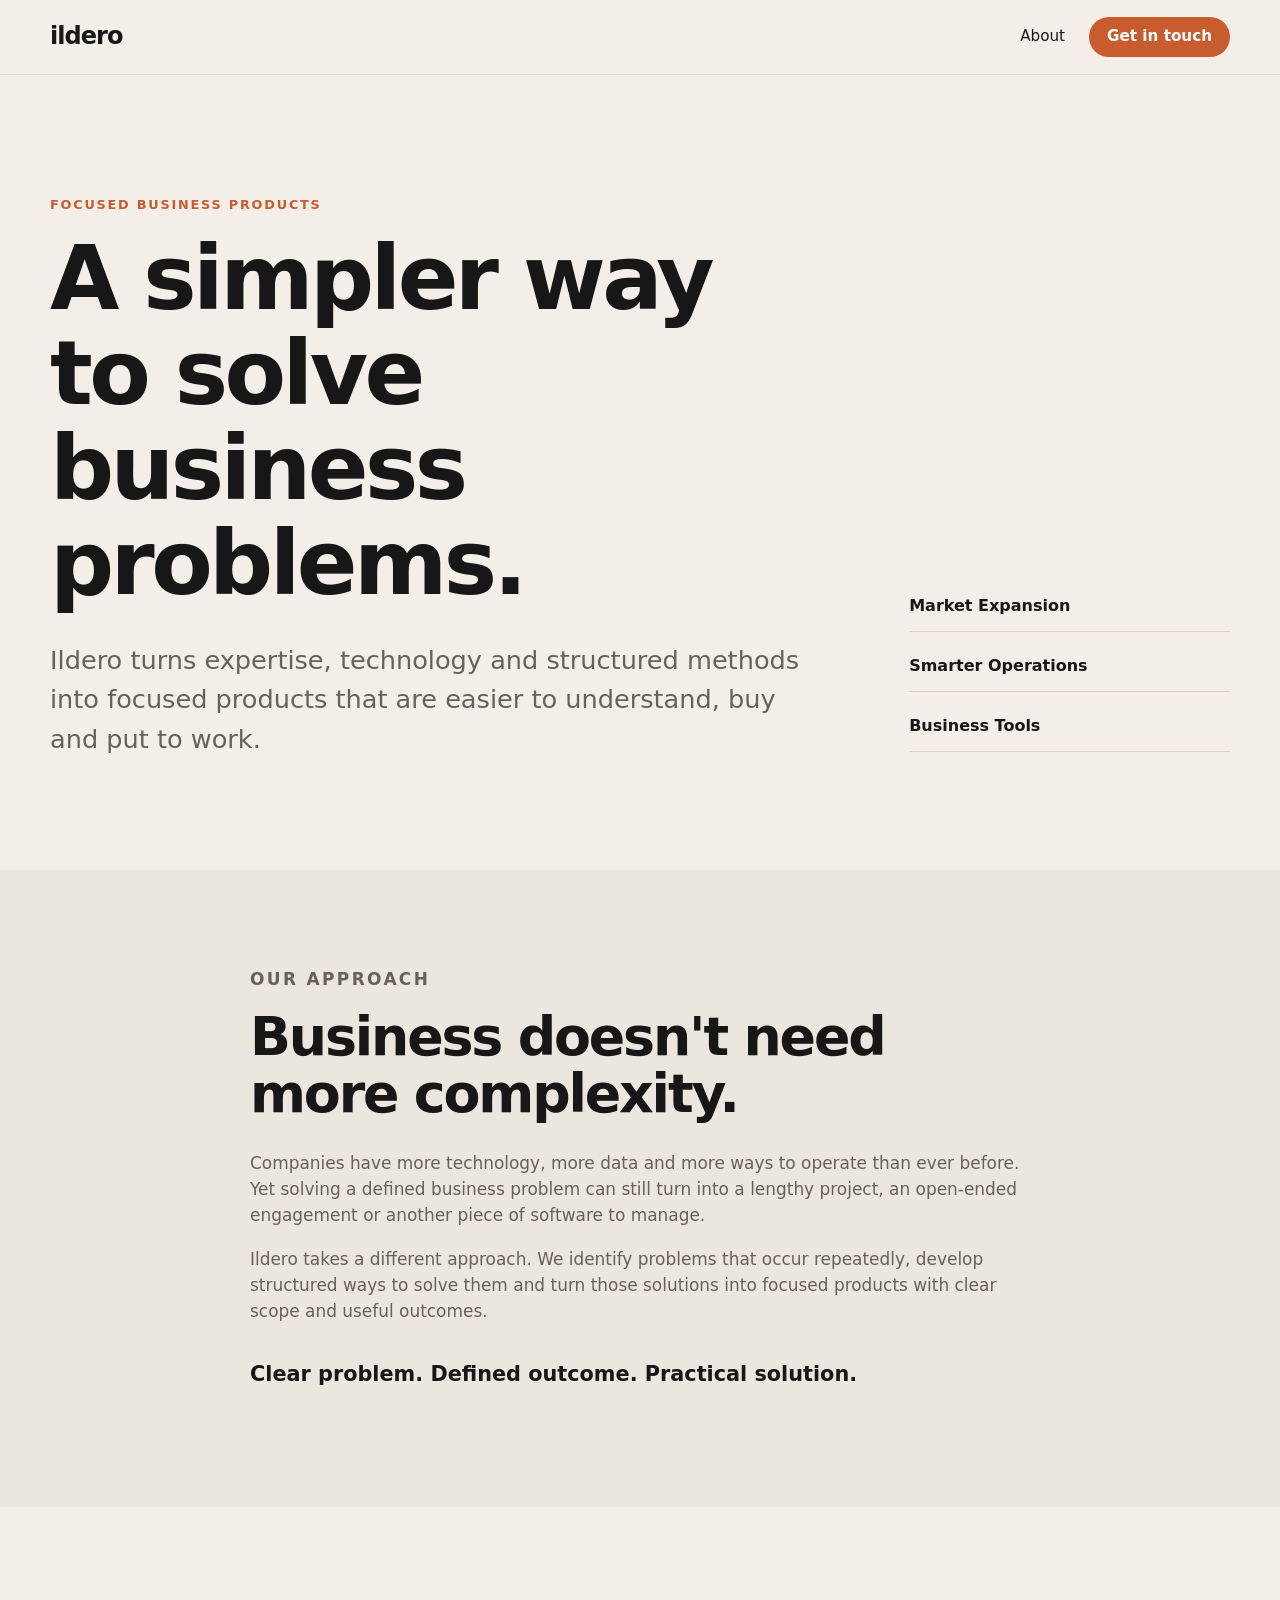
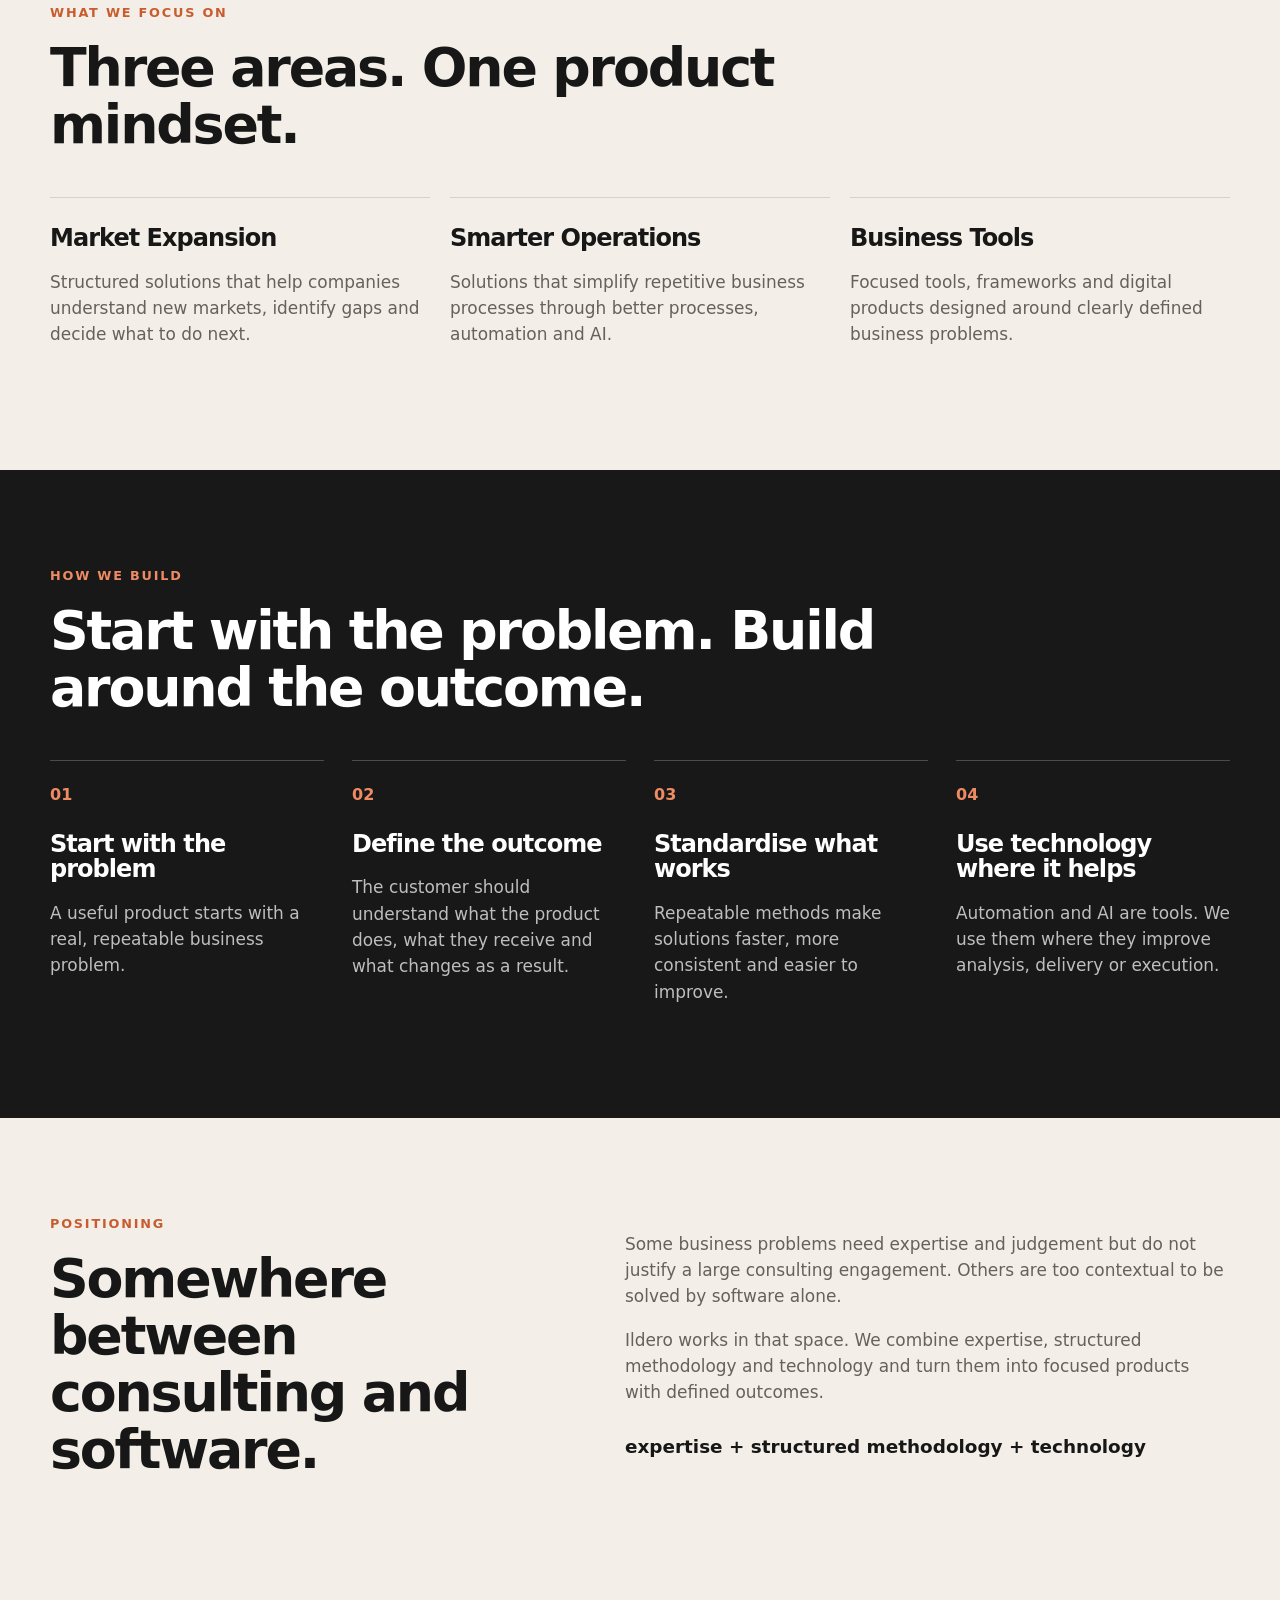
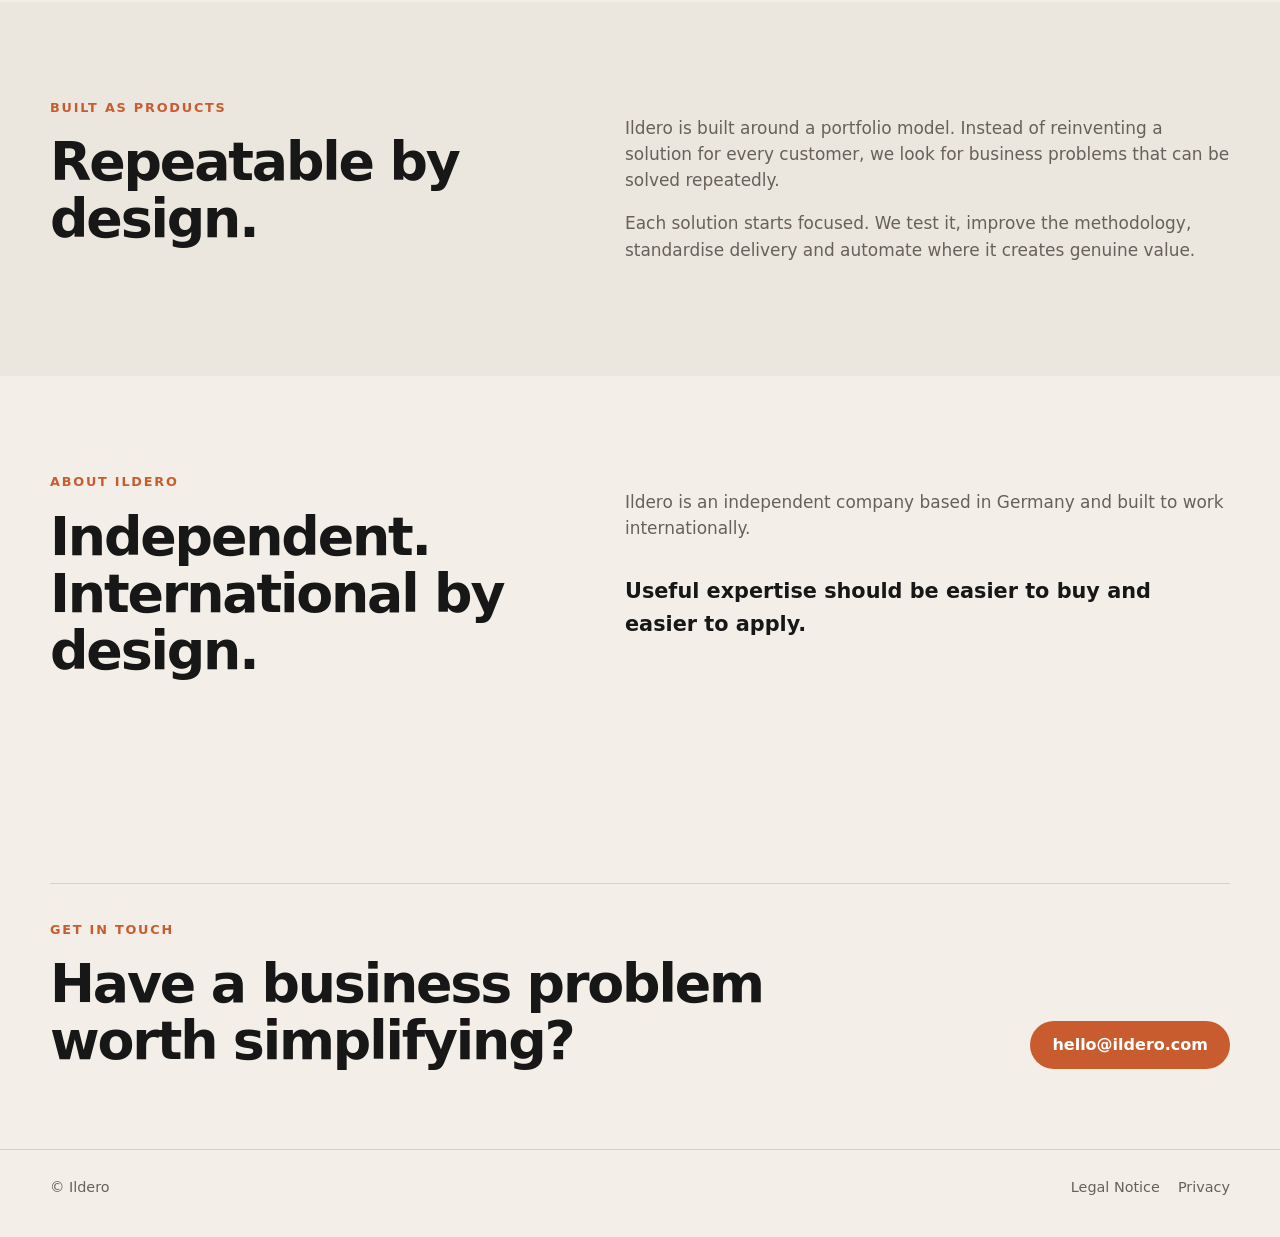
<file: index.html>
<!doctype html>
<html lang="en">
<head>
  <meta charset="utf-8">
  <meta name="viewport" content="width=device-width, initial-scale=1">
  <title>Ildero — A simpler way to solve business problems</title>
  <meta name="description" content="Ildero turns expertise, technology and structured methods into focused products that are easier to understand, buy and put to work.">
  <link rel="stylesheet" href="styles.css">
</head>
<body>
  <header class="site-header">
    <div class="container nav-wrap">
      <a class="wordmark" href="#top" aria-label="Ildero home">ildero</a>
      <nav class="nav" aria-label="Primary navigation">
        <a href="#about">About</a>
        <a class="button button-small" href="mailto:hello@ildero.com">Get in touch</a>
      </nav>
    </div>
  </header>

  <main id="top">
    <section class="hero section">
      <div class="container hero-grid">
        <div>
          <p class="eyebrow">Focused business products</p>
          <h1>A simpler way to solve business problems.</h1>
          <p class="lead">Ildero turns expertise, technology and structured methods into focused products that are easier to understand, buy and put to work.</p>
        </div>
        <div class="hero-aside" aria-label="Ildero focus areas">
          <span>Market Expansion</span>
          <span>Smarter Operations</span>
          <span>Business Tools</span>
        </div>
      </div>
    </section>

    <section class="section section-muted">
      <div class="container narrow">
        <p class="eyebrow">Our approach</p>
        <h2>Business doesn't need more complexity.</h2>
        <p>Companies have more technology, more data and more ways to operate than ever before. Yet solving a defined business problem can still turn into a lengthy project, an open-ended engagement or another piece of software to manage.</p>
        <p>Ildero takes a different approach. We identify problems that occur repeatedly, develop structured ways to solve them and turn those solutions into focused products with clear scope and useful outcomes.</p>
        <p class="statement">Clear problem. Defined outcome. Practical solution.</p>
      </div>
    </section>

    <section class="section" id="focus">
      <div class="container">
        <div class="section-head">
          <p class="eyebrow">What we focus on</p>
          <h2>Three areas. One product mindset.</h2>
        </div>
        <div class="card-grid">
          <article class="card">
            <h3>Market Expansion</h3>
            <p>Structured solutions that help companies understand new markets, identify gaps and decide what to do next.</p>
          </article>
          <article class="card">
            <h3>Smarter Operations</h3>
            <p>Solutions that simplify repetitive business processes through better processes, automation and AI.</p>
          </article>
          <article class="card">
            <h3>Business Tools</h3>
            <p>Focused tools, frameworks and digital products designed around clearly defined business problems.</p>
          </article>
        </div>
      </div>
    </section>

    <section class="section section-dark">
      <div class="container">
        <div class="section-head light">
          <p class="eyebrow">How we build</p>
          <h2>Start with the problem. Build around the outcome.</h2>
        </div>
        <div class="steps-grid">
          <div class="step"><span>01</span><h3>Start with the problem</h3><p>A useful product starts with a real, repeatable business problem.</p></div>
          <div class="step"><span>02</span><h3>Define the outcome</h3><p>The customer should understand what the product does, what they receive and what changes as a result.</p></div>
          <div class="step"><span>03</span><h3>Standardise what works</h3><p>Repeatable methods make solutions faster, more consistent and easier to improve.</p></div>
          <div class="step"><span>04</span><h3>Use technology where it helps</h3><p>Automation and AI are tools. We use them where they improve analysis, delivery or execution.</p></div>
        </div>
      </div>
    </section>

    <section class="section">
      <div class="container split-grid">
        <div>
          <p class="eyebrow">Positioning</p>
          <h2>Somewhere between consulting and software.</h2>
        </div>
        <div class="prose">
          <p>Some business problems need expertise and judgement but do not justify a large consulting engagement. Others are too contextual to be solved by software alone.</p>
          <p>Ildero works in that space. We combine expertise, structured methodology and technology and turn them into focused products with defined outcomes.</p>
          <p class="formula">expertise + structured methodology + technology</p>
        </div>
      </div>
    </section>

    <section class="section section-muted">
      <div class="container split-grid">
        <div>
          <p class="eyebrow">Built as products</p>
          <h2>Repeatable by design.</h2>
        </div>
        <div class="prose">
          <p>Ildero is built around a portfolio model. Instead of reinventing a solution for every customer, we look for business problems that can be solved repeatedly.</p>
          <p>Each solution starts focused. We test it, improve the methodology, standardise delivery and automate where it creates genuine value.</p>
        </div>
      </div>
    </section>

    <section class="section" id="about">
      <div class="container split-grid">
        <div>
          <p class="eyebrow">About Ildero</p>
          <h2>Independent. International by design.</h2>
        </div>
        <div class="prose">
          <p>Ildero is an independent company based in Germany and built to work internationally.</p>
          <p class="statement">Useful expertise should be easier to buy and easier to apply.</p>
        </div>
      </div>
    </section>

    <section class="section cta-section">
      <div class="container cta-wrap">
        <div>
          <p class="eyebrow">Get in touch</p>
          <h2>Have a business problem worth simplifying?</h2>
        </div>
        <a class="button" href="mailto:hello@ildero.com">hello@ildero.com</a>
      </div>
    </section>
  </main>

  <footer class="site-footer">
    <div class="container footer-wrap">
      <span>© Ildero</span>
      <div class="footer-links">
        <a href="/legal/">Legal Notice</a>
        <a href="/privacy/">Privacy</a>
      </div>
    </div>
  </footer>
</body>
</html>
</file>
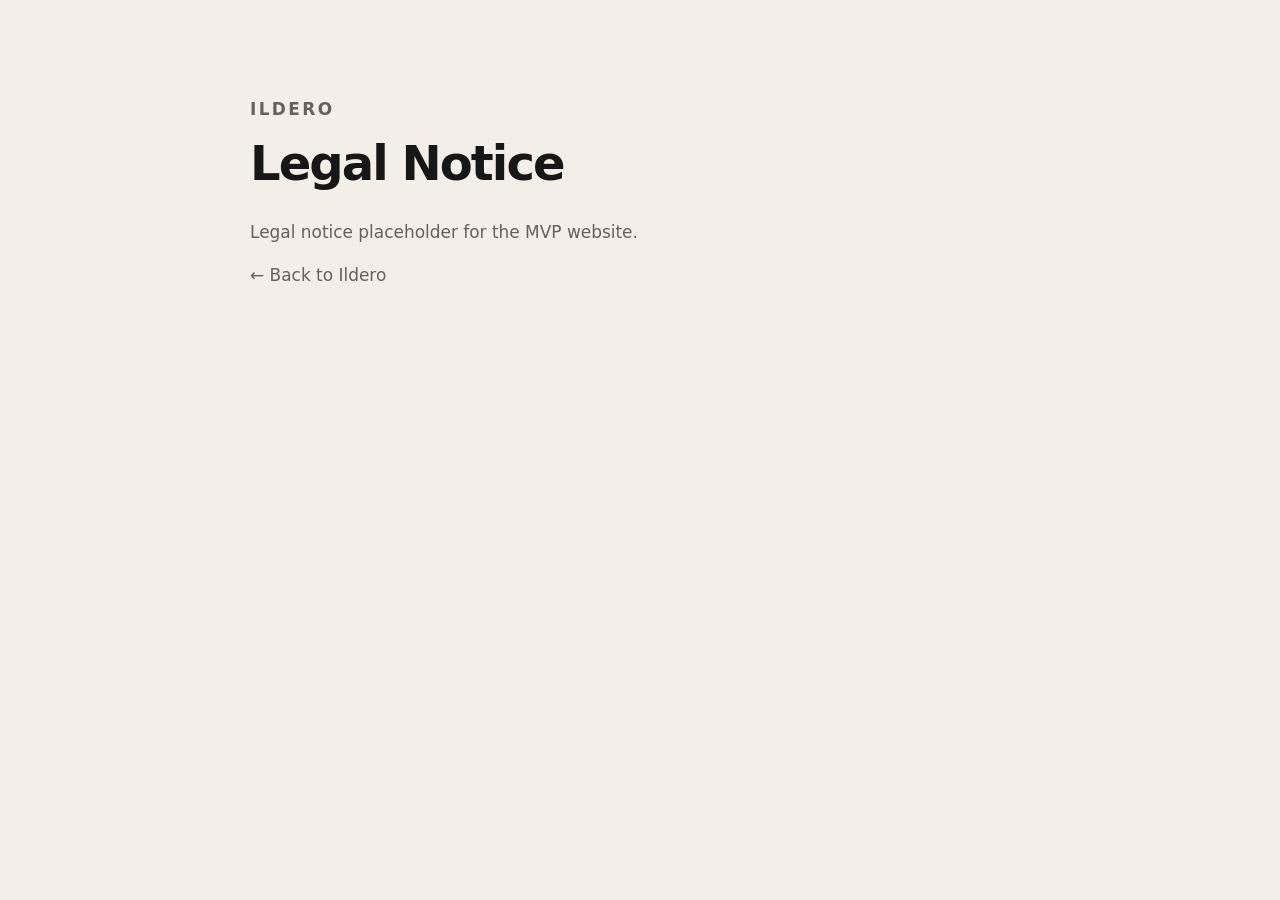
<file: legal/index.html>
<!doctype html><html lang="en"><head><meta charset="utf-8"><meta name="viewport" content="width=device-width,initial-scale=1"><title>Legal Notice — Ildero</title><link rel="stylesheet" href="../styles.css"></head><body><main class="section"><div class="container narrow"><p class="eyebrow">Ildero</p><h1 style="font-size:3rem">Legal Notice</h1><p>Legal notice placeholder for the MVP website.</p><p><a href="/">← Back to Ildero</a></p></div></main></body></html>
</file>
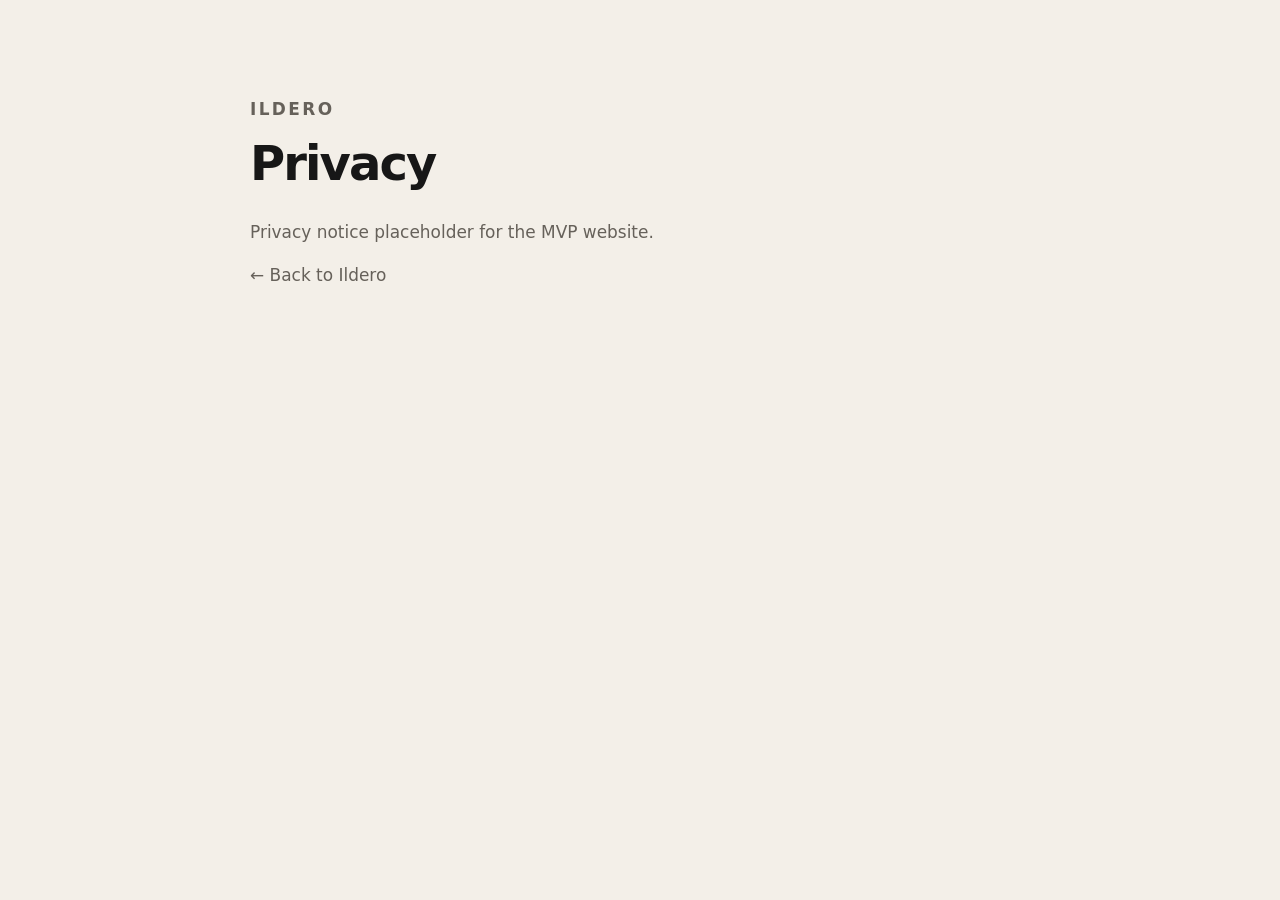
<file: privacy/index.html>
<!doctype html><html lang="en"><head><meta charset="utf-8"><meta name="viewport" content="width=device-width,initial-scale=1"><title>Privacy — Ildero</title><link rel="stylesheet" href="../styles.css"></head><body><main class="section"><div class="container narrow"><p class="eyebrow">Ildero</p><h1 style="font-size:3rem">Privacy</h1><p>Privacy notice placeholder for the MVP website.</p><p><a href="/">← Back to Ildero</a></p></div></main></body></html>
</file>
<file: styles.css>
:root {
  --bg: #f3efe8;
  --surface: #ebe6de;
  --text: #171717;
  --muted: #66615a;
  --line: #d8d1c7;
  --accent: #c85c2f;
  --dark: #181818;
  --white: #fff;
  --max: 1180px;
}

* { box-sizing: border-box; }
html { scroll-behavior: smooth; }
body {
  margin: 0;
  font-family: Inter, ui-sans-serif, system-ui, -apple-system, BlinkMacSystemFont, "Segoe UI", sans-serif;
  color: var(--text);
  background: var(--bg);
  line-height: 1.55;
  -webkit-font-smoothing: antialiased;
}

a { color: inherit; text-decoration: none; }
.container { width: min(calc(100% - 40px), var(--max)); margin: 0 auto; }
.narrow { max-width: 780px; }
.section { padding: 96px 0; }
.section-muted { background: var(--surface); }
.section-dark { background: var(--dark); color: var(--white); }

.site-header {
  position: sticky;
  top: 0;
  z-index: 20;
  background: color-mix(in srgb, var(--bg) 90%, transparent);
  backdrop-filter: blur(12px);
  border-bottom: 1px solid rgba(23,23,23,.08);
}
.nav-wrap { min-height: 74px; display: flex; align-items: center; justify-content: space-between; gap: 20px; }
.wordmark { font-weight: 800; font-size: 1.5rem; letter-spacing: -0.04em; }
.nav { display: flex; align-items: center; gap: 24px; font-size: .95rem; }

.button {
  display: inline-flex;
  align-items: center;
  justify-content: center;
  min-height: 48px;
  padding: 0 22px;
  background: var(--accent);
  color: #fff;
  border-radius: 999px;
  font-weight: 700;
  transition: transform .15s ease, opacity .15s ease;
}
.button:hover { transform: translateY(-1px); opacity: .94; }
.button-small { min-height: 40px; padding: 0 18px; }

.hero { padding-top: 120px; padding-bottom: 110px; }
.hero-grid { display: grid; grid-template-columns: minmax(0, 1.7fr) minmax(260px, .7fr); gap: 80px; align-items: end; }
.eyebrow { margin: 0 0 16px; font-size: .8rem; text-transform: uppercase; letter-spacing: .14em; font-weight: 800; color: var(--accent); }
h1, h2, h3 { margin-top: 0; line-height: 1.06; letter-spacing: -0.04em; }
h1 { font-size: clamp(3.2rem, 7vw, 6.8rem); max-width: 980px; margin-bottom: 30px; }
h2 { font-size: clamp(2.25rem, 4.2vw, 4.25rem); max-width: 900px; margin-bottom: 28px; }
h3 { font-size: 1.5rem; margin-bottom: 14px; }
.lead { max-width: 790px; font-size: clamp(1.2rem, 2vw, 1.6rem); color: var(--muted); margin: 0; }
.hero-aside { display: grid; gap: 10px; padding-bottom: 8px; font-weight: 700; }
.hero-aside span { padding: 12px 0; border-bottom: 1px solid var(--line); }

.section-head { margin-bottom: 44px; }
.section-head.light .eyebrow { color: #ef8b62; }
.card-grid { display: grid; grid-template-columns: repeat(3, 1fr); gap: 20px; }
.card { border-top: 1px solid var(--line); padding: 28px 0 10px; }
.card p, .prose p, .narrow p, .step p { color: var(--muted); font-size: 1.06rem; }
.statement { font-size: 1.3rem !important; font-weight: 700; color: var(--text) !important; margin-top: 34px; }

.steps-grid { display: grid; grid-template-columns: repeat(4, 1fr); gap: 28px; }
.step { border-top: 1px solid rgba(255,255,255,.22); padding-top: 22px; }
.step span { display: block; color: #ef8b62; margin-bottom: 24px; font-weight: 700; }
.step p { color: #bebebe; }

.split-grid { display: grid; grid-template-columns: .9fr 1.1fr; gap: 80px; align-items: start; }
.prose { max-width: 720px; }
.formula { margin-top: 28px; font-size: 1.15rem !important; font-weight: 800; color: var(--text) !important; }

.cta-section { padding-top: 80px; padding-bottom: 80px; }
.cta-wrap { border-top: 1px solid var(--line); padding-top: 36px; display: flex; align-items: end; justify-content: space-between; gap: 30px; }
.cta-wrap h2 { margin-bottom: 0; max-width: 760px; }

.site-footer { border-top: 1px solid var(--line); padding: 26px 0 38px; font-size: .9rem; color: var(--muted); }
.footer-wrap { display: flex; justify-content: space-between; gap: 20px; }
.footer-links { display: flex; gap: 18px; }

@media (max-width: 900px) {
  .hero-grid, .split-grid { grid-template-columns: 1fr; gap: 40px; }
  .card-grid { grid-template-columns: 1fr; }
  .steps-grid { grid-template-columns: repeat(2, 1fr); }
  .hero { padding-top: 90px; }
}

@media (max-width: 620px) {
  .container { width: min(calc(100% - 28px), var(--max)); }
  .section { padding: 70px 0; }
  .nav a:not(.button) { display: none; }
  .steps-grid { grid-template-columns: 1fr; }
  .cta-wrap, .footer-wrap { flex-direction: column; align-items: flex-start; }
  h1 { font-size: clamp(2.8rem, 16vw, 4.5rem); }
}
</file>
